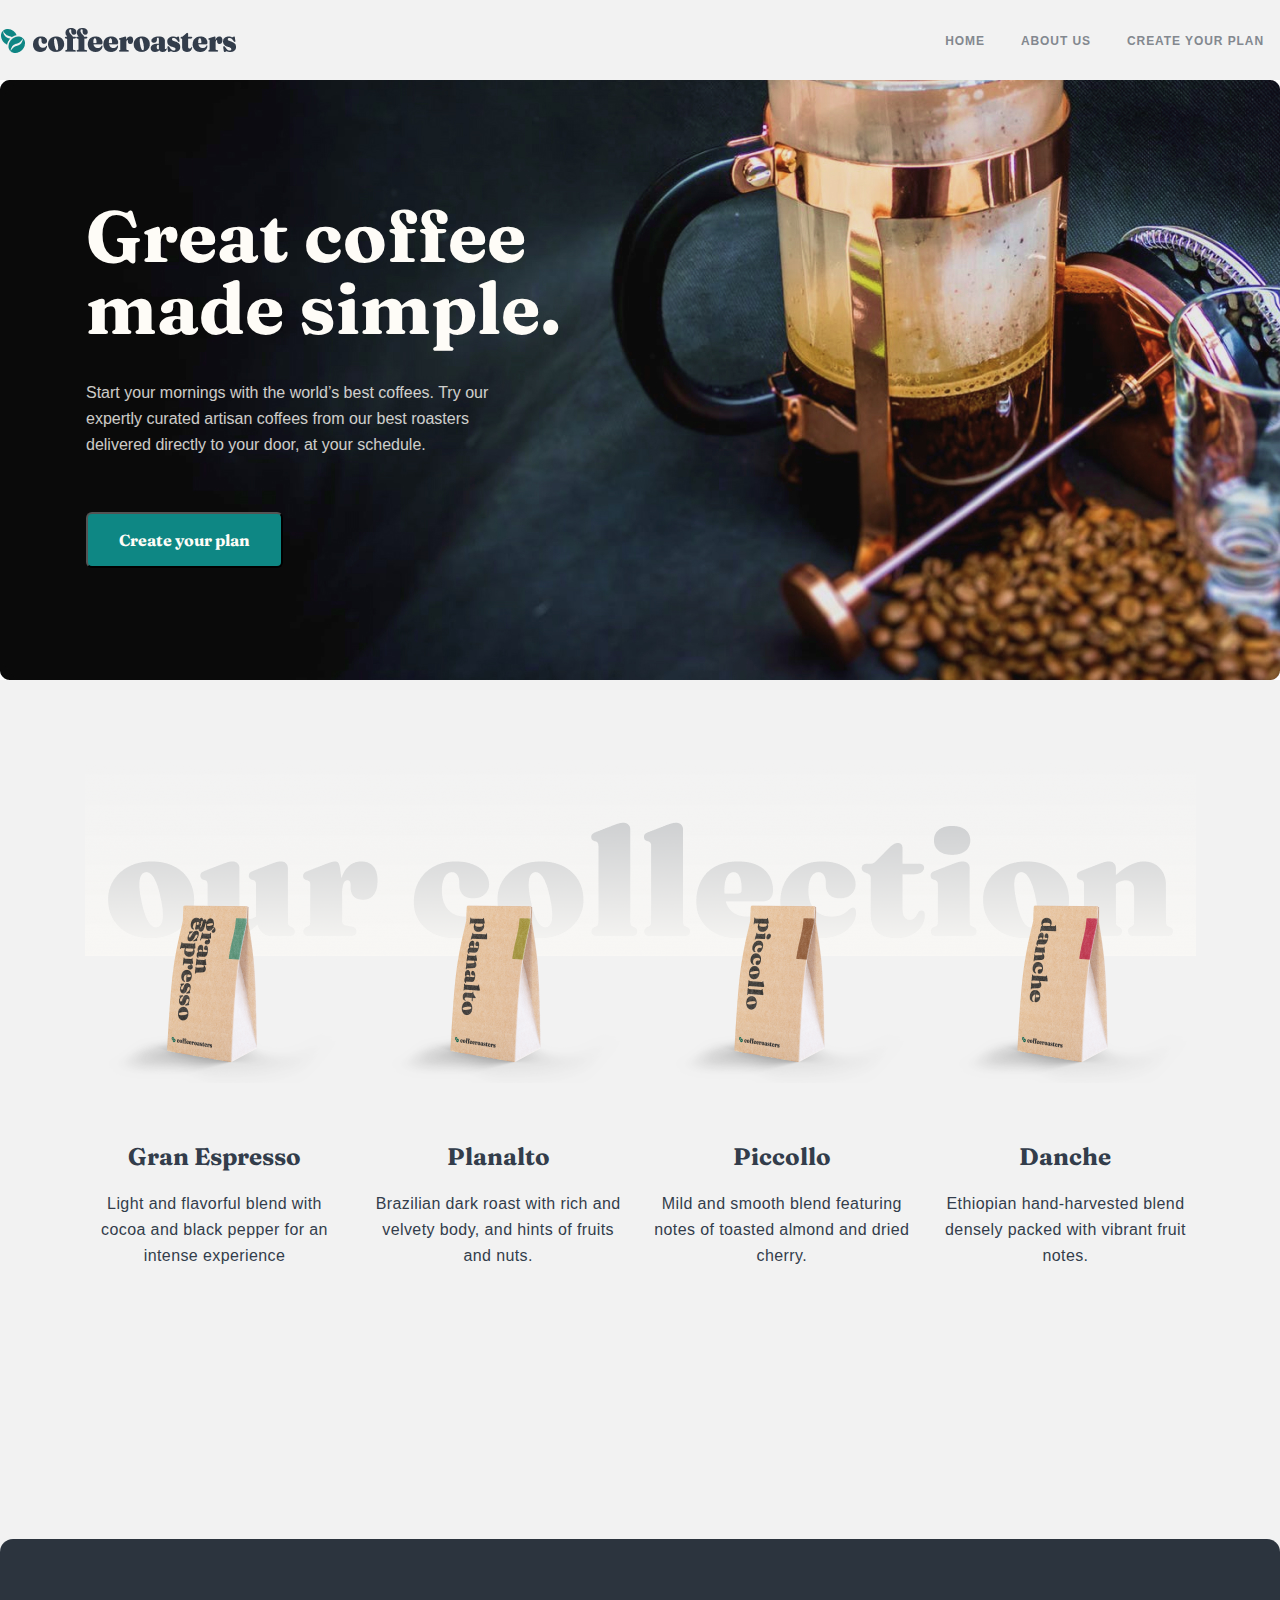
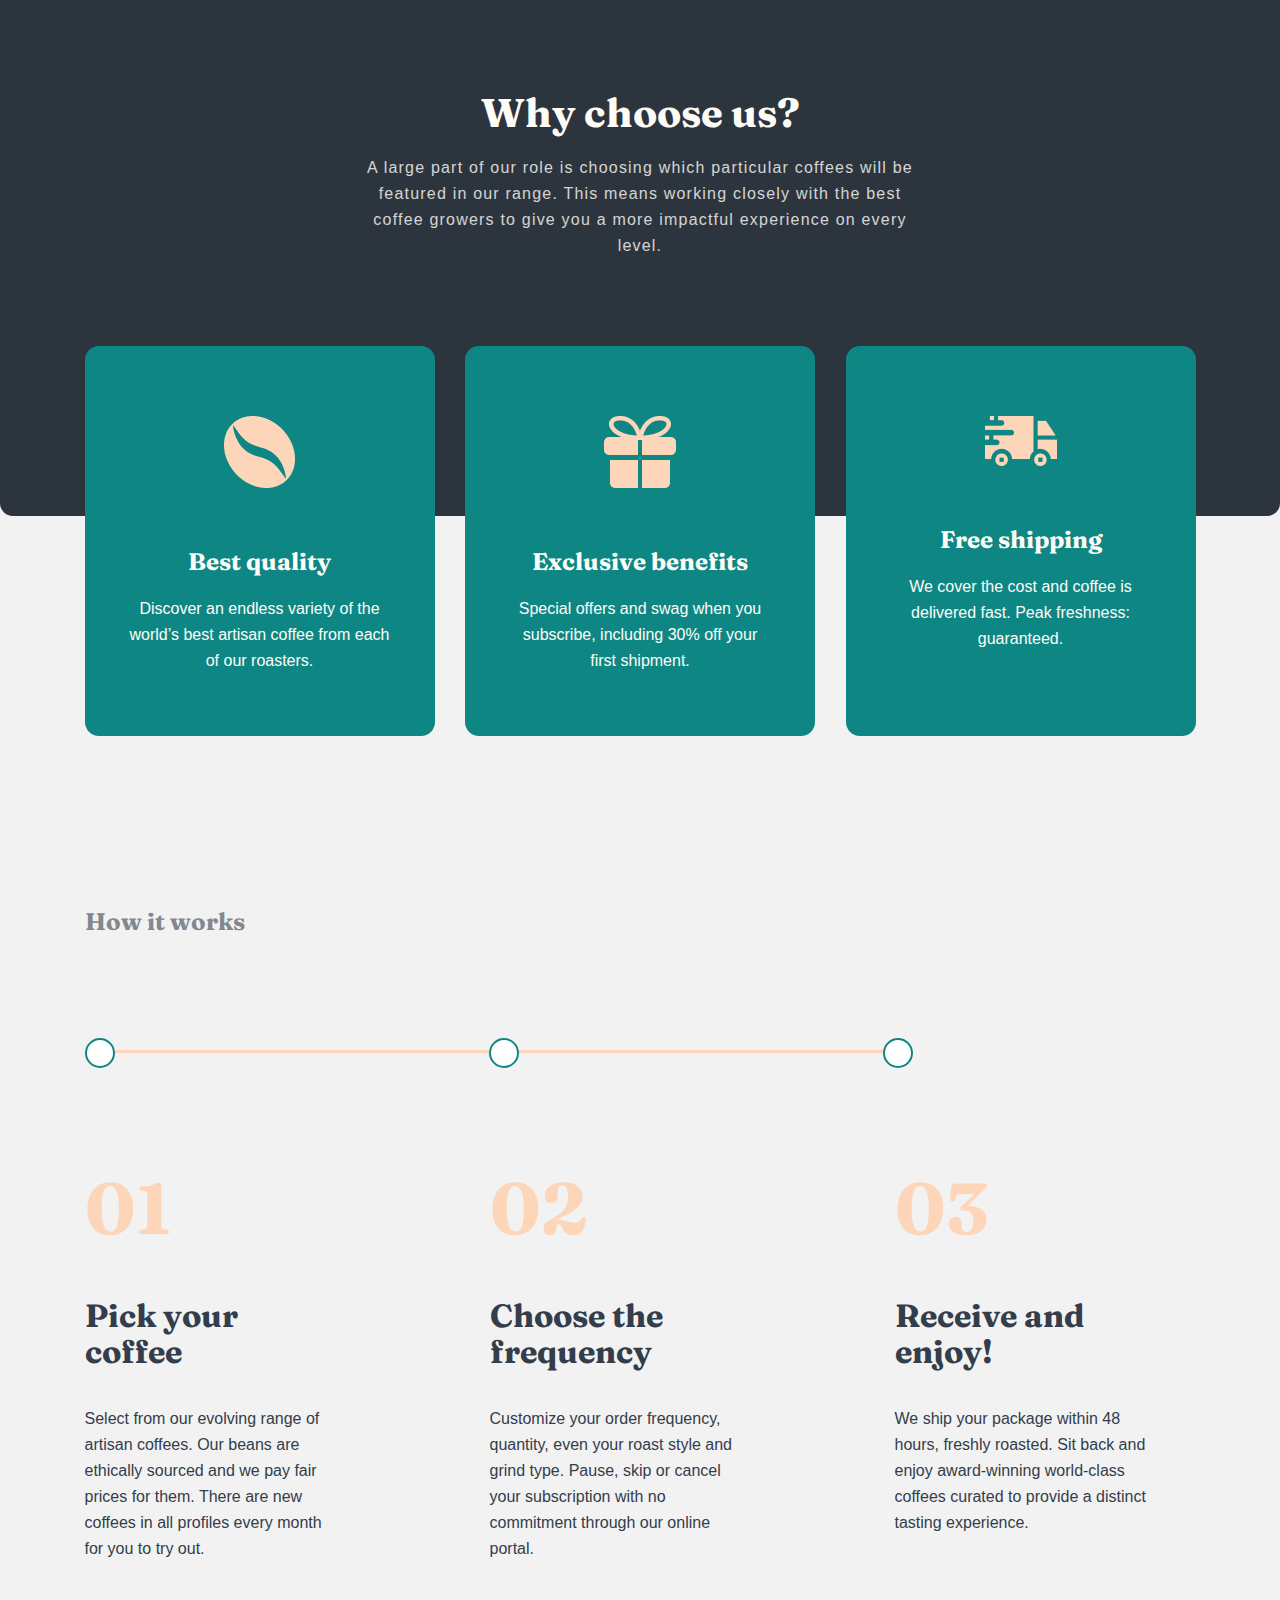
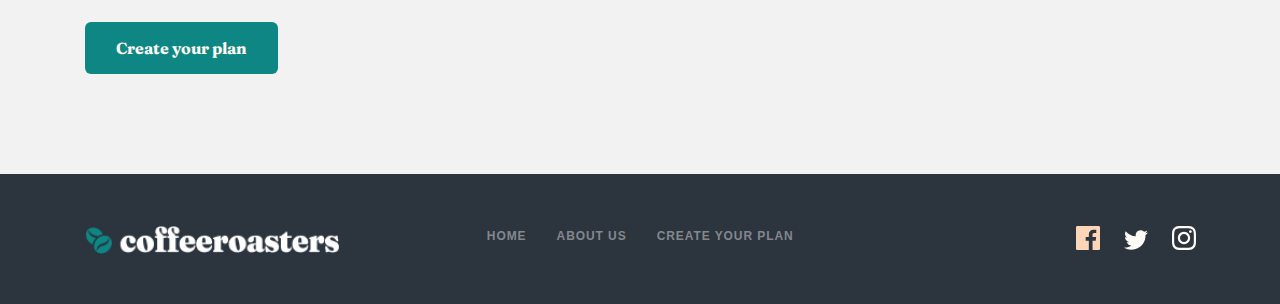
<file: index.html>
<!DOCTYPE html>
<html lang="en">

<head>
    <meta charset="UTF-8">
    <meta http-equiv="X-UA-Compatible" content="IE=edge">
    <meta name="viewport" content="width=device-width, initial-scale=1.0">
    <link rel="stylesheet" href="./css/coffehome.min.css">

    <!-- title logo icon -->
    <link rel="icon" type="image/x-icon" href="./coffeimgscss/coffeimgc1.png">

    <title>Coffe</title>
</head>

<body> 

    <!-- header start -->


    <header class="header">
        <div class="container header__container">
            <nav class="header__container__navbar">
                <img src="./coffeimgscss/logocoffe.png" alt="logocoffe">

                <span>
                    <a href="./homelesss11.html" class="head-list">HOME</a>
                    <a href="./aboutpage.html" class="head-list">ABOUT US</a>
                    <a href="#" class="head-list">CREATE YOUR PLAN</a>
                </span>
            </nav>
        </div>
    </header>

    <!-- main start -->

    <main class="main">
        <div class="container main__cont">

            <section class="main__cont__section1">
                <div class="main__cont__section1__sec-one">
                    <div class="main__cont__section1__sec-one__sec-one-info">
                        <h1>Great coffee
                            made simple.</h1>
                        <br><br>

                        <p class="sec1-info-text">Start your mornings with the world’s best coffees. Try our expertly
                            curated artisan coffees from our best roasters delivered directly to your door, at your
                            schedule.</p>
                        <br> <br><br>
                        <button class="sec1-btn">Create your plan</button>



                    </div>
                </div>
            </section>

            <section class="  main__cont__section2">
                <div class="main__cont__section2__sec-two-back-image"></div>
                <div class="main__cont__section2__sec2-cont">
                    <div class="main__cont__section2__sec2-cont__sec2-cards">
                        <div class="main__cont__section2__sec2-cont__sec2-cards__sec2-boxs">
                            <img src="././coffeimgscss/coffecardimg1.png" alt="expresso">
                            <br><br><br><br>
                            <span class="sec2-info-text">
                                <h3>Gran Espresso</h3>
                                <br>
                                <p>Light and flavorful blend with cocoa and black pepper for an intense experience</p>
                            </span>

                        </div>

                        <div class="main__cont__section2__sec2-cont__sec2-cards__sec2-boxs">
                            <img src="./coffeimgscss/coffecardimg2.png" alt="expresso">
                            <br><br><br><br>
                            <span class="sec2-info-text">
                                <h3>Planalto</h3>
                                <br>
                                <p>Brazilian dark roast with rich and velvety body, and hints of fruits and nuts.</p>
                            </span>

                        </div>

                        <div class="main__cont__section2__sec2-cont__sec2-cards__sec2-boxs">
                            <img src="./coffeimgscss/coffecardimg3.png" alt="expresso">
                            <br><br><br><br>
                            <span class="sec2-info-text">
                                <h3>Piccollo</h3>
                                <br>
                                <p>Mild and smooth blend featuring notes of toasted almond and dried cherry.</p>
                            </span>

                        </div>

                        <div class="main__cont__section2__sec2-cont__sec2-cards__sec2-boxs">
                            <img src="./coffeimgscss/coffecardimg4.png" alt="expresso">
                            <br><br><br><br>
                            <span class="sec2-info-text">
                                <h3>Danche</h3>
                                <br>
                                <p>Ethiopian hand-harvested blend densely packed with vibrant fruit notes.</p>
                            </span>

                        </div>
                    </div>
                </div>

            </section>


            <section class="main__cont__section3">
                <div class="main__cont__section3__sec3-cont">
                    <div class="main__cont__section3__sec3-cont__why-cont">
                        <div class="main__cont__section3__sec3-cont__why-cont__why-text">
                            <h2>Why choose us?</h2>
                            <br>
                            <p>A large part of our role is choosing which
                                particular coffees will be featured
                                in our range. This means working closely with the best coffee growers to give
                                you a more impactful experience on every level.</p>
                        </div>



                    </div>
                </div>
                <div class="main__cont__section3__sec3-cont__why-cont__why-cards-cont">
                    <div class="main__cont__section3__sec3-cont__why-cont__why-cards-cont__why-cards">

                        <div class="main__cont__section3__sec3-cont__why-cont__why-cards-cont__why-cards__box3-cards">
                            <img src="./coffeimgscss/coffeimgc1.png" alt="coffe">
                            <br><br><br><br>
                            <h3>Best quality</h3>
                            <br>
                            <p>Discover an endless variety of the world’s best artisan coffee from each of our roasters.
                            </p>

                        </div>

                        <div class="main__cont__section3__sec3-cont__why-cont__why-cards-cont__why-cards__box3-cards">
                            <img src="./coffeimgscss/coffeimgsovga2.png" alt="coffe">
                            <br><br><br><br>
                            <h3>Exclusive benefits</h3>
                            <br>
                            <p>Special offers and swag when you subscribe, including 30% off your first shipment.</p>

                        </div>

                        <div class="main__cont__section3__sec3-cont__why-cont__why-cards-cont__why-cards__box3-cards">
                            <img src="./coffeimgscss/coffeimgcar3.png" alt="coffe">
                            <br><br><br><br>
                            <h3>Free shipping</h3>
                            <br>
                            <p>We cover the cost and coffee is delivered fast. Peak freshness: guaranteed.</p>

                        </div>

                    </div>

                </div>

        </div>
        </section>



        <section class="container main__cont__section4">

            <div class="main__cont__section4__sec4-cont">
                <span>
                    <h2 class="howh3">How it works</h2>
                </span>

                <div class="main__cont__section4__sec4-cont__cir-cont">
                    <div class="main__cont__section4__sec4-cont__cir-cont__circle">

                    </div>

                    <div class="main__cont__section4__sec4-cont__cir-cont__circle2">

                    </div>

                    <div class="main__cont__section4__sec4-cont__cir-cont__circle3">

                    </div>

                </div>

                <div class="main__cont__section4__sec4-cont__sec4-cards">
                    <div class="main__cont__section4__sec4-cont__sec4-cards__boxs4">
                        <h2>01</h2>
                        <br><br><br>
                        <h3>Pick your
                            coffee</h3>
                        <br><br>
                        <p>Select from our evolving range of artisan coffees. Our beans are ethically sourced and we pay
                            fair prices for them. There are new coffees in all profiles every month for you to try out.
                        </p>

                    </div>

                    <div class="main__cont__section4__sec4-cont__sec4-cards__boxs4">
                        <h2>02</h2>
                        <br><br><br>
                        <h3>Choose the frequency</h3>
                        <br><br>
                        <p>Customize your order frequency, quantity, even your roast style and grind type. Pause, skip
                            or cancel your subscription with no commitment through our online portal.
                        </p>

                    </div>

                    <div class="main__cont__section4__sec4-cont__sec4-cards__boxs4">
                        <h2>03</h2>
                        <br><br><br>
                        <h3>Receive and enjoy!</h3>
                        <br><br>
                        <p>We ship your package within 48 hours, freshly roasted. Sit back and enjoy award-winning
                            world-class coffees curated to provide a distinct tasting experience.
                        </p>

                    </div>



                </div>
                <button class="main__cont__section4__sec4-cont__sec4-btn">Create your plan</button>







            </div>
        </section>
        </div>
    </main>
    <!-- footer -->
    <footer class="footer">
        <div class=" container foot-cont">
            <div class="foot-cont__foot-logo-info">
                <img src="./coffeimgscss/coffelogo222.png" alt="logo2">

                <div class="foot-cont__foot-logo-info__foot-logo-text">
                    <a href="#" class="head-list">HOME</a>
                    <a href="/aboutpage.html" class="head-list">ABOUT US</a>
                    <a href="#" class="head-list">CREATE YOUR PLAN</a>
                </div>
            </div>

            <div class="foot-cont__foot-icons">
                <img src="./coffeimgscss/coffefootimgfacebook.svg" alt="facebook">
                <img src="./coffeimgscss/coffefootimgtwitter.svg" alt="twitter">
                <img src=".//coffeimgscss/coffefootimginstagram.svg" alt="instagram">
            </div>
        </div>
    </footer>
</body>

</html>
</file>
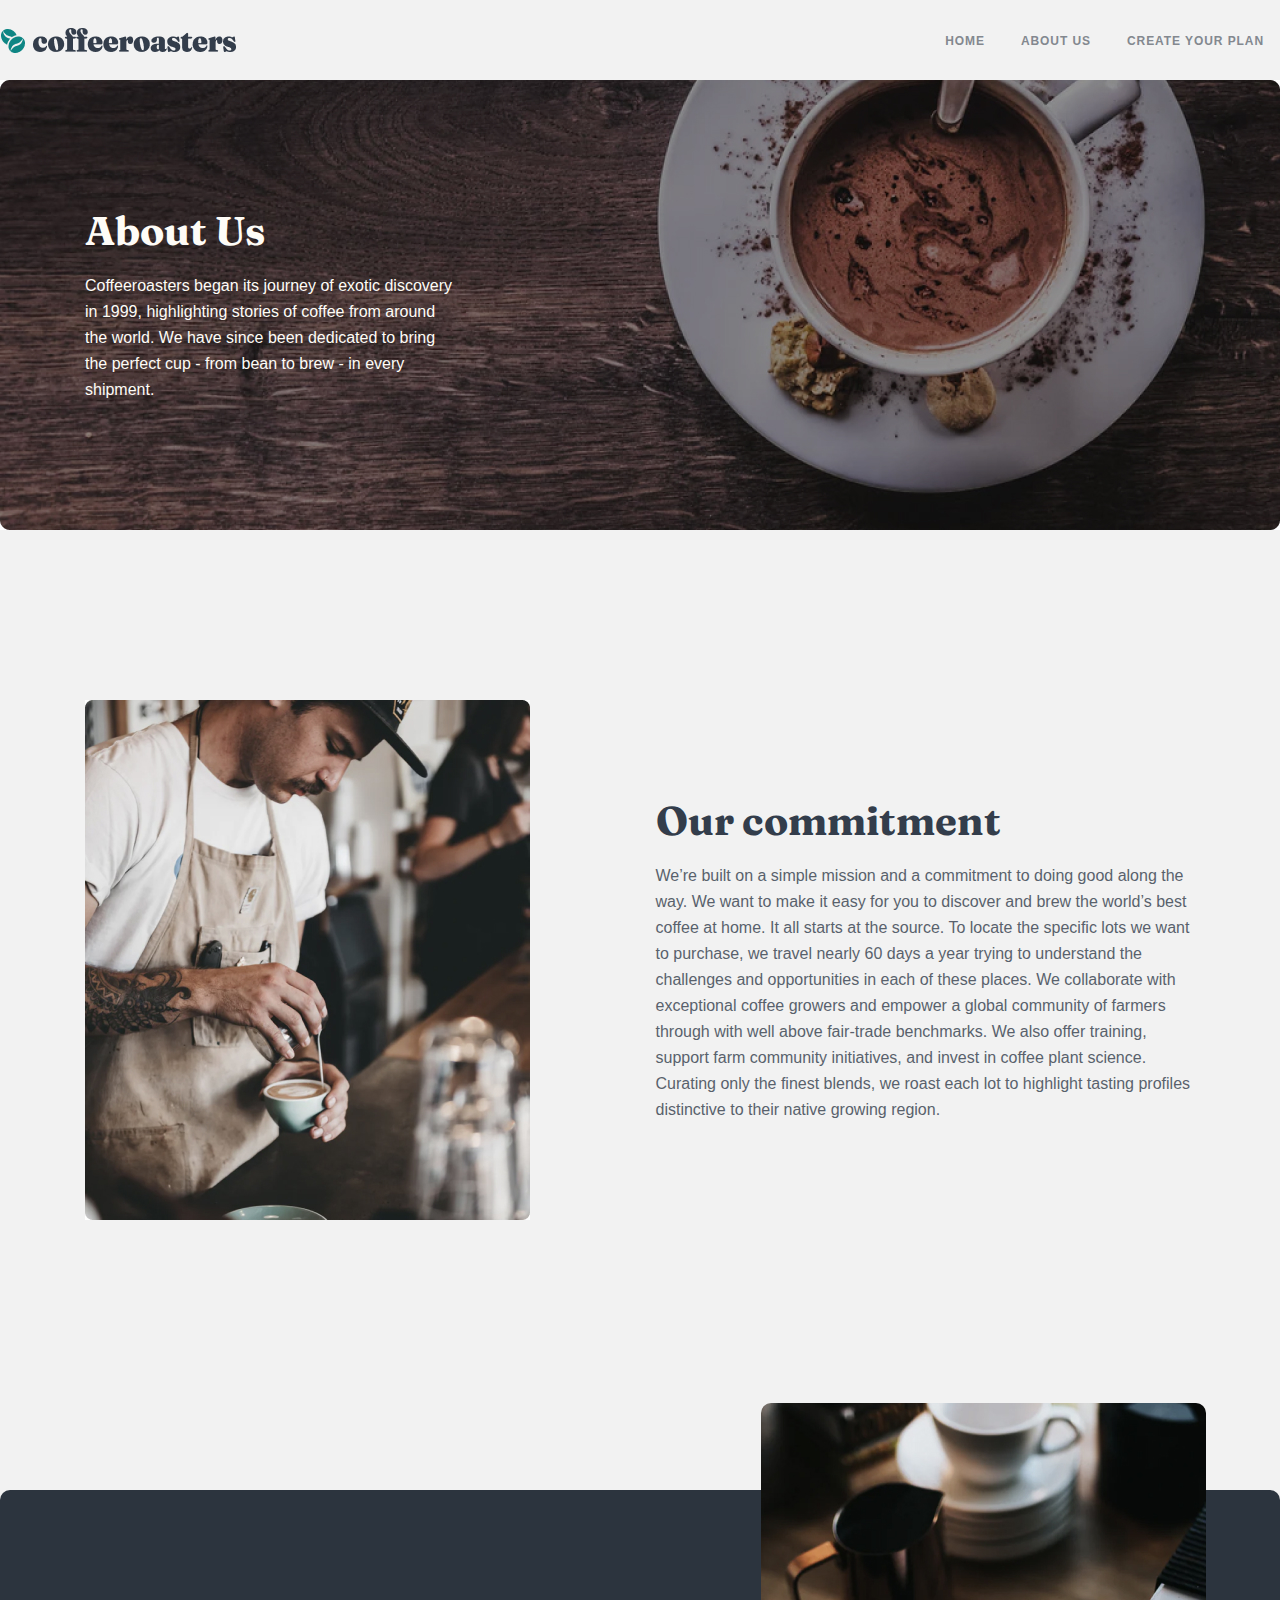
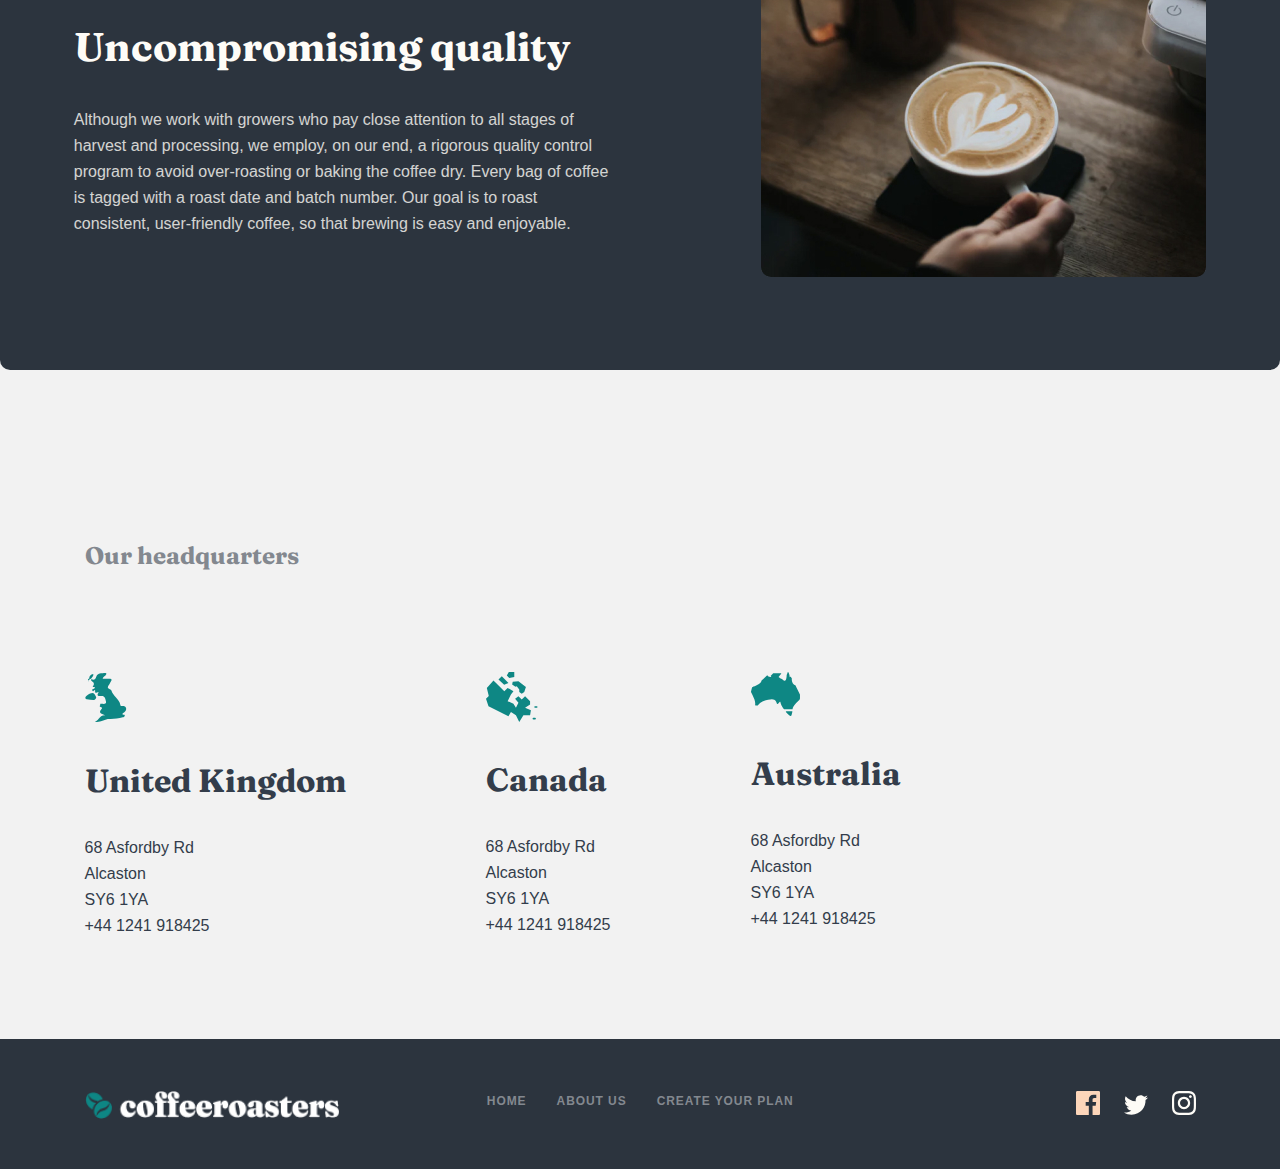
<file: aboutpage.html>
<!DOCTYPE html>
<html lang="en">

<head>
    <meta charset="UTF-8">
    <meta http-equiv="X-UA-Compatible" content="IE=edge">
    <meta name="viewport" content="width=device-width, initial-scale=1.0">
    <!-- css min -->
    <link rel="stylesheet" href="./css/aboutcoffe.min.css">
    <!-- icon title logo -->
    <link rel="icon" type="image/x-icon" href="./coffeimgscss/coffeimgc1.png">

    <title>About us</title>
</head>

<body>
 <!--  about header -->

    <header class="header">
        <div class="container header__container">
            <nav class="header__container__navbar">
                <img src="./coffeimgscss/logocoffe.png" alt="logocoffe">

                <span>
                    <a href="./index.html" class="head-list">HOME</a>
                    <a href="./aboutpage.html" class="head-list">ABOUT US</a>
                    <a href="#" class="head-list">CREATE YOUR PLAN</a>
                </span>
            </nav>
        </div>
    </header>

    

     <!--  about main -->

     <main class="main">

        <div class="container main-cont">

            <section class="main-cont__ab-sec1">
                <div class="main-cont__ab-sec1__ab-info">
                    <div class="main-cont__ab-sec1__ab-info__ab-info-cont">
                        <div class="main-cont__ab-sec1__ab-info__ab-info-cont__ab-info-text">
                            <h2>About Us</h2>
                            <br>
                            <p>Coffeeroasters began its journey of exotic discovery in 1999, highlighting stories of
                                coffee from around the world. We have since been dedicated to bring the perfect cup -
                                from bean to brew - in every shipment.</p>
                        </div>
                    </div>
                </div>
            </section>


            <section class="main-cont__ab-sec2">
                <div class="main-cont__ab-sec2__our-info">
                    <img src="./coffeimgscss/mainimgour.jpg" alt="Our">

                    <div class="main-cont__ab-sec2__our-info__our-info-text">
                        <h2>Our commitment</h2>
                        <br>
                        <p>We’re built on a simple mission and a commitment to doing good along the way. We want to make
                            it easy for you to discover and brew the world’s best coffee at home. It all starts at the
                            source. To locate the specific lots we want to purchase, we travel nearly 60 days a year
                            trying to understand the challenges and opportunities in each of these places. We
                            collaborate with exceptional coffee growers and empower a global community of farmers
                            through with well above fair-trade benchmarks. We also offer training, support farm
                            community initiatives, and invest in coffee plant science. Curating only the finest blends,
                            we roast each lot to highlight tasting profiles distinctive to their native growing region.
                        </p>
                    </div>
                </div>
            </section>

            <section class="main-cont__ab-sec3">

                <div class="main-cont__ab-sec3__quality-cont">
                    <div class="main-cont__ab-sec3__quality-cont__quality-text">
                        <h2>Uncompromising quality</h2>
                        <br><br>
                        <p>Although we work with growers who pay close attention to all stages of harvest and
                            processing, we employ, on our end, a rigorous quality control program to avoid over-roasting
                            or baking the coffee dry. Every bag of coffee is tagged with a roast date and batch number.
                            Our goal is to roast consistent, user-friendly coffee, so that brewing is easy and
                            enjoyable.</p>


                    </div>

                    <img src="./coffeimgscss/mainimgquality.jpg" alt="Quality">
                </div>
            </section>


            <section class="main-cont__ab-sec4">
                <div class="main-cont__ab-sec4__mapp-cont">
                    <span>
                        <h3>Our headquarters</h3>
                    </span>


                    <div class="main-cont__ab-sec4__mapp-cont__mapp-cards">
                        <div class="main-cont__ab-sec4__mapp-cont__mapp-cards__mapp-box">
                            <img src="./coffeimgscss/unitkingdom.svg" alt="UK">

                            <br><br><br>
                            <h3>United Kingdom</h3>
                            <br><br>
                            <ul>
                                <li>68 Asfordby Rd</li>
                                <li>Alcaston</li>
                                <li>SY6 1YA</li>
                                <li>+44 1241 918425</li>
                            </ul>
                        </div>

                        <div class="main-cont__ab-sec4__mapp-cont__mapp-cards__mapp-box">
                            <img src="./coffeimgscss/canada.svg" alt="Canada">

                            <br><br><br>
                            <h3>Canada</h3>
                            <br><br>
                            <ul>
                                <li>68 Asfordby Rd</li>
                                <li>Alcaston</li>
                                <li>SY6 1YA</li>
                                <li>+44 1241 918425</li>
                            </ul>
                        </div>

                        <div class="main-cont__ab-sec4__mapp-cont__mapp-cards__mapp-box">
                            <img src="./coffeimgscss/australia.svg" alt="Australia">

                            <br><br><br>
                            <h3>Australia</h3>
                            <br><br>
                            <ul>
                                <li>68 Asfordby Rd</li>
                                <li>Alcaston</li>
                                <li>SY6 1YA</li>
                                <li>+44 1241 918425</li>
                            </ul>
                        </div>






                        
                    </div>
                </div>
            </section>
        </div>
    </main>

    
            <!-- about footer -->
    <footer class="footer">
        <div class=" container foot-cont">
            <div class="foot-cont__foot-logo-info">
                <img src="./coffeimgscss/coffelogo222.png" alt="logo2">

                <div class="foot-cont__foot-logo-info__foot-logo-text">
                    <a href="./index.html" class="head-list">HOME</a>
                    <a href="/aboutpage.html" class="head-list">ABOUT US</a>
                    <a href="#" class="head-list">CREATE YOUR PLAN</a>
                </div>
            </div>

            <div class="foot-cont__foot-icons">
                <img src="./coffeimgscss/coffefootimgfacebook.svg" alt="facebook">
                <img src="./coffeimgscss/coffefootimgtwitter.svg" alt="twitter">
                <img src=".//coffeimgscss/coffefootimginstagram.svg" alt="instagram">
            </div>
        </div>
    </footer>
</file>
<file: css/coffehome.min.css>
body{background-color:#f2f2f2}.container{width:1280px;margin:0 auto}.main__cont__section1{margin-bottom:80px}.main__cont__section1__sec-one{width:100%;background-image:url("../coffeimgscss/coffeimg1.jpg");height:600px}.main__cont__section1__sec-one__sec-one-info{width:605px;color:#fff;padding:70px 0 0 86px}.main__cont__section1__sec-one__sec-one-info h1{color:#fefcf7;font-weight:900;font-size:72px;line-height:72px;font-family:"franc";padding-top:50px}.main__cont__section1__sec-one__sec-one-info p{opacity:.8;font-weight:400;font-size:16px;line-height:26px;color:#fefcf7;font-family:sans-serif;width:450px}.main__cont__section2{padding-bottom:200px}.main__cont__section2__sec-two-back-image{background-image:url("../coffeimgscss/backshadowtext333.png");width:1111px;background-size:contain;height:200px;margin:0 auto}.main__cont__section2__sec2-cont{width:1111px;margin:0 auto;z-index:2}.main__cont__section2__sec2-cont__sec2-cards{position:relative;top:-70px;display:flex;width:100%;justify-content:space-between}.main__cont__section2__sec2-cont__sec2-cards__sec2-boxs{align-items:center;text-align:center}.main__cont__section2__sec2-cont__sec2-cards__sec2-boxs h3{font-family:"franc";color:#333d4b;font-weight:900;font-size:24px;line-height:32px}.main__cont__section2__sec2-cont__sec2-cards__sec2-boxs p{width:260px;font-family:sans-serif;color:#333d4b;font-weight:400;font-size:16px;line-height:26px;letter-spacing:.4px}.main__cont__section3__sec3-cont__why-cont{background-color:#2c343e;border-radius:13px;-webkit-border-radius:13px;-moz-border-radius:13px;-ms-border-radius:13px;-o-border-radius:13px;height:577px}.main__cont__section3__sec3-cont__why-cont__why-text{width:550px;text-align:center;padding-top:150px;margin:auto}.main__cont__section3__sec3-cont__why-cont__why-text h2{color:#fefcf7;font-weight:900;font-size:40px;line-height:48px;font-family:"franc"}.main__cont__section3__sec3-cont__why-cont__why-text p{opacity:.8;color:#fefcf7;letter-spacing:1.2px;font-weight:lighter;font-size:16px;line-height:26px;font-family:sans-serif}.main__cont__section3__sec3-cont__why-cont__why-cards-cont{width:1111px;margin:auto;transform:translateY(-170px);-webkit-transform:translateY(-170px);-moz-transform:translateY(-170px);-ms-transform:translateY(-170px);-o-transform:translateY(-170px)}.main__cont__section3__sec3-cont__why-cont__why-cards-cont__why-cards{display:flex;justify-content:space-between}.main__cont__section3__sec3-cont__why-cont__why-cards-cont__why-cards__box3-cards{background-color:#0e8784;width:350px;height:390px;padding:70px 45px 45px 45px;text-align:center;border-radius:14px;-webkit-border-radius:14px;-moz-border-radius:14px;-ms-border-radius:14px;-o-border-radius:14px}.main__cont__section3__sec3-cont__why-cont__why-cards-cont__why-cards__box3-cards h3{color:#fefcf7;font-family:"franc";font-weight:900;font-size:24px;line-height:32px}.main__cont__section3__sec3-cont__why-cont__why-cards-cont__why-cards__box3-cards p{color:#fefcf7;font-family:sans-serif;font-weight:400;font-size:16px;line-height:26px}.main__cont__section4{width:1111px;margin:auto}.main__cont__section4 button{margin-bottom:100px}.main__cont__section4__sec4-cont span h2{color:#83888f;font-family:"franc";font-weight:900;font-size:24px;line-height:32px;margin-bottom:100px}.main__cont__section4__sec4-cont__cir-cont__circle{display:inline-block;background-color:#fff;width:30px;height:30px;border:2px solid #0e8784;border-radius:50%;-webkit-border-radius:50%;-moz-border-radius:50%;-ms-border-radius:50%;-o-border-radius:50%;margin-bottom:100px}.main__cont__section4__sec4-cont__cir-cont__circle::after{content:"";display:block;position:relative;z-index:-1;top:5px;top:10px;width:400px;border:1px solid #fdd6ba;background-color:#fdd6ba;height:1px}.main__cont__section4__sec4-cont__cir-cont__circle2{position:relative;right:-370px;display:inline-block;background-color:#fff;width:30px;height:30px;border:2px solid #0e8784;border-radius:50%;-webkit-border-radius:50%;-moz-border-radius:50%;-ms-border-radius:50%;-o-border-radius:50%;margin-bottom:100px}.main__cont__section4__sec4-cont__cir-cont__circle2::after{content:"";display:block;position:relative;z-index:-1;top:5px;top:10px;width:400px;border:1px solid #fdd6ba;background-color:#fdd6ba;height:1px}.main__cont__section4__sec4-cont__cir-cont__circle3{position:relative;right:-730px;display:inline-block;background-color:#fff;width:30px;height:30px;border:2px solid #0e8784;border-radius:50%;-webkit-border-radius:50%;-moz-border-radius:50%;-ms-border-radius:50%;-o-border-radius:50%;margin-bottom:100px}.main__cont__section4__sec4-cont__sec4-cards{display:flex;margin-bottom:60px}.main__cont__section4__sec4-cont__sec4-cards__boxs4{width:290px;margin-right:150px}.main__cont__section4__sec4-cont__sec4-cards__boxs4 h2{color:#fdd6ba;font-weight:900;font-size:72px;line-height:72px;font-family:"franc"}.main__cont__section4__sec4-cont__sec4-cards__boxs4 h3{width:255px;color:#333d4b;font-weight:900;font-size:32px;line-height:36px;font-family:"franc"}.main__cont__section4__sec4-cont__sec4-cards__boxs4 p{color:#333d4b;font-family:sans-serif;font-weight:400;font-size:16px;line-height:26px}.main-cont__ab-sec1__ab-info{background-image:url("../coffeimgscss/abmaincoffeimg.jpg");max-width:1280px;width:100%;height:450px;display:flex;align-items:center;margin-bottom:170px}.main-cont__ab-sec1__ab-info__ab-info-cont__ab-info-text{width:460px;padding-left:85px}.main-cont__ab-sec1__ab-info__ab-info-cont__ab-info-text h2{color:#fefcf7;font-weight:900;font-size:40px;line-height:48px;font-family:"franc"}.main-cont__ab-sec1__ab-info__ab-info-cont__ab-info-text p{color:#fefcf7;font-weight:400;font-size:16px;line-height:26px;font-family:sans-serif}.main-cont__ab-sec2{margin-bottom:270px}.main-cont__ab-sec2__our-info{max-width:1111px;width:100%;display:flex;justify-content:space-between;margin:auto;align-items:center}.main-cont__ab-sec2__our-info__our-info-text{width:540px}.main-cont__ab-sec2__our-info__our-info-text h2{color:#333d4b;font-weight:900;font-size:40px;line-height:48px;font-family:"franc"}.main-cont__ab-sec2__our-info__our-info-text p{font-family:sans-serif;color:#333d4b;opacity:.8;font-weight:400;font-size:16px;line-height:26px}.main-cont__ab-sec3{margin-bottom:170px}.main-cont__ab-sec3__quality-cont{max-width:1280px;width:100%;height:480px;background-color:#2c343e;display:flex;align-items:center;justify-content:space-around;border-radius:10px;-webkit-border-radius:10px;-moz-border-radius:10px;-ms-border-radius:10px;-o-border-radius:10px}.main-cont__ab-sec3__quality-cont img{transform:translateY(-90px);-webkit-transform:translateY(-90px);-moz-transform:translateY(-90px);-ms-transform:translateY(-90px);-o-transform:translateY(-90px);border-radius:10px;-webkit-border-radius:10px;-moz-border-radius:10px;-ms-border-radius:10px;-o-border-radius:10px}.main-cont__ab-sec3__quality-cont__quality-text{width:540px}.main-cont__ab-sec3__quality-cont__quality-text h2{color:#fefcf7;font-weight:900;font-size:40px;line-height:48px;font-family:"franc"}.main-cont__ab-sec3__quality-cont__quality-text p{opacity:.8;color:#fefcf7;font-weight:400;font-size:16px;line-height:26px;font-family:sans-serif}.main-cont__ab-sec4{margin-bottom:100px}.main-cont__ab-sec4__mapp-cont{max-width:1111px;width:100%;margin:auto}.main-cont__ab-sec4__mapp-cont span h3{margin-bottom:100px;color:#83888f;font-weight:900;font-size:24px;line-height:32px;font-family:"franc"}.main-cont__ab-sec4__mapp-cont__mapp-cards{display:flex}.main-cont__ab-sec4__mapp-cont__mapp-cards__mapp-box{margin-right:140px}.main-cont__ab-sec4__mapp-cont__mapp-cards__mapp-box h3{color:#333d4b;font-style:normal;font-weight:900;font-size:32px;line-height:36px;font-family:"franc"}.main-cont__ab-sec4__mapp-cont__mapp-cards__mapp-box ul li{color:#333d4b;font-weight:400;font-size:16px;line-height:26px;font-family:sans-serif;list-style-type:none}.header__container{width:1280px;margin:0 auto}.header__container nav{display:flex;align-items:center;width:100%;justify-content:space-between;height:80px}.header__container nav a{text-decoration:none;color:#83888f;font-family:sans-serif;letter-spacing:.923077px;text-transform:uppercase;font-weight:800;font-size:12px;line-height:15px;padding:16px}.header__container nav a:hover{color:#333d4b}footer{width:1280px;margin:auto;background-color:#2c343e;height:130px}footer .foot-cont{width:1111px;padding-top:52px;margin:auto;display:flex;justify-content:space-between}footer .foot-cont__foot-logo-info{width:65%;display:flex;justify-content:space-between}footer .foot-cont__foot-logo-info__foot-logo-text a{text-decoration:none;color:#83888f;font-family:sans-serif;letter-spacing:.923077px;text-transform:uppercase;font-weight:800;font-size:12px;line-height:15px;padding:13px}footer .foot-cont__foot-logo-info__foot-logo-text a:hover{color:#fff}footer .foot-cont__foot-icons img{margin-left:20px}footer .foot-cont__foot-icons img:hover{cursor:pointer}.main__cont__section1__sec-one__sec-one-info button{color:#fefcf7;font-family:"franc";background:#0e8784;border-radius:6px;padding:16px 31px 16px 31px;font-size:16px}.main__cont__section1__sec-one__sec-one-info button:hover{cursor:pointer;background-color:#23c0bb}.main__cont__section1__sec-one__sec-one-info button:active{background-color:#1e9c98}.main__cont__section4__sec4-cont__sec4-btn{color:#fefcf7;font-family:"franc";background:#0e8784;border-radius:6px;padding:16px 31px 16px 31px;border:none;font-size:16px}.main__cont__section4__sec4-cont__sec4-btn:hover{cursor:pointer;background-color:#23c0bb}.main__cont__section4__sec4-cont__sec4-btn:active{background-color:#1e9c98}@font-face{font-family:"franc";src:url("../../fonts/Fraunces-Bold.ttf")}*{padding:0;margin:0;box-sizing:border-box}*{padding:0;margin:0;box-sizing:border-box}/*# sourceMappingURL=coffehome.min.css.map */
</file>
<file: css/aboutcoffe.min.css>
body{background-color:#f2f2f2}.container{width:1280px;margin:0 auto}.main__cont__section1{margin-bottom:80px}.main__cont__section1__sec-one{width:100%;background-image:url("../coffeimgscss/coffeimg1.jpg");height:600px}.main__cont__section1__sec-one__sec-one-info{width:605px;color:#fff;padding:70px 0 0 86px}.main__cont__section1__sec-one__sec-one-info h1{color:#fefcf7;font-weight:900;font-size:72px;line-height:72px;font-family:"franc";padding-top:50px}.main__cont__section1__sec-one__sec-one-info p{opacity:.8;font-weight:400;font-size:16px;line-height:26px;color:#fefcf7;font-family:sans-serif;width:450px}.main__cont__section2{padding-bottom:200px}.main__cont__section2__sec-two-back-image{background-image:url("../coffeimgscss/backshadowtext333.png");width:1111px;background-size:contain;height:200px;margin:0 auto}.main__cont__section2__sec2-cont{width:1111px;margin:0 auto;z-index:2}.main__cont__section2__sec2-cont__sec2-cards{position:relative;top:-70px;display:flex;width:100%;justify-content:space-between}.main__cont__section2__sec2-cont__sec2-cards__sec2-boxs{align-items:center;text-align:center}.main__cont__section2__sec2-cont__sec2-cards__sec2-boxs h3{font-family:"franc";color:#333d4b;font-weight:900;font-size:24px;line-height:32px}.main__cont__section2__sec2-cont__sec2-cards__sec2-boxs p{width:260px;font-family:sans-serif;color:#333d4b;font-weight:400;font-size:16px;line-height:26px;letter-spacing:.4px}.main__cont__section3__sec3-cont__why-cont{background-color:#2c343e;border-radius:13px;-webkit-border-radius:13px;-moz-border-radius:13px;-ms-border-radius:13px;-o-border-radius:13px;height:577px}.main__cont__section3__sec3-cont__why-cont__why-text{width:550px;text-align:center;padding-top:150px;margin:auto}.main__cont__section3__sec3-cont__why-cont__why-text h2{color:#fefcf7;font-weight:900;font-size:40px;line-height:48px;font-family:"franc"}.main__cont__section3__sec3-cont__why-cont__why-text p{opacity:.8;color:#fefcf7;letter-spacing:1.2px;font-weight:lighter;font-size:16px;line-height:26px;font-family:sans-serif}.main__cont__section3__sec3-cont__why-cont__why-cards-cont{width:1111px;margin:auto;transform:translateY(-170px);-webkit-transform:translateY(-170px);-moz-transform:translateY(-170px);-ms-transform:translateY(-170px);-o-transform:translateY(-170px)}.main__cont__section3__sec3-cont__why-cont__why-cards-cont__why-cards{display:flex;justify-content:space-between}.main__cont__section3__sec3-cont__why-cont__why-cards-cont__why-cards__box3-cards{background-color:#0e8784;width:350px;height:390px;padding:70px 45px 45px 45px;text-align:center;border-radius:14px;-webkit-border-radius:14px;-moz-border-radius:14px;-ms-border-radius:14px;-o-border-radius:14px}.main__cont__section3__sec3-cont__why-cont__why-cards-cont__why-cards__box3-cards h3{color:#fefcf7;font-family:"franc";font-weight:900;font-size:24px;line-height:32px}.main__cont__section3__sec3-cont__why-cont__why-cards-cont__why-cards__box3-cards p{color:#fefcf7;font-family:sans-serif;font-weight:400;font-size:16px;line-height:26px}.main__cont__section4{width:1111px;margin:auto}.main__cont__section4 button{margin-bottom:100px}.main__cont__section4__sec4-cont span h2{color:#83888f;font-family:"franc";font-weight:900;font-size:24px;line-height:32px;margin-bottom:100px}.main__cont__section4__sec4-cont__cir-cont__circle{display:inline-block;background-color:#fff;width:30px;height:30px;border:2px solid #0e8784;border-radius:50%;-webkit-border-radius:50%;-moz-border-radius:50%;-ms-border-radius:50%;-o-border-radius:50%;margin-bottom:100px}.main__cont__section4__sec4-cont__cir-cont__circle::after{content:"";display:block;position:relative;z-index:-1;top:5px;top:10px;width:400px;border:1px solid #fdd6ba;background-color:#fdd6ba;height:1px}.main__cont__section4__sec4-cont__cir-cont__circle2{position:relative;right:-370px;display:inline-block;background-color:#fff;width:30px;height:30px;border:2px solid #0e8784;border-radius:50%;-webkit-border-radius:50%;-moz-border-radius:50%;-ms-border-radius:50%;-o-border-radius:50%;margin-bottom:100px}.main__cont__section4__sec4-cont__cir-cont__circle2::after{content:"";display:block;position:relative;z-index:-1;top:5px;top:10px;width:400px;border:1px solid #fdd6ba;background-color:#fdd6ba;height:1px}.main__cont__section4__sec4-cont__cir-cont__circle3{position:relative;right:-730px;display:inline-block;background-color:#fff;width:30px;height:30px;border:2px solid #0e8784;border-radius:50%;-webkit-border-radius:50%;-moz-border-radius:50%;-ms-border-radius:50%;-o-border-radius:50%;margin-bottom:100px}.main__cont__section4__sec4-cont__sec4-cards{display:flex;margin-bottom:60px}.main__cont__section4__sec4-cont__sec4-cards__boxs4{width:290px;margin-right:150px}.main__cont__section4__sec4-cont__sec4-cards__boxs4 h2{color:#fdd6ba;font-weight:900;font-size:72px;line-height:72px;font-family:"franc"}.main__cont__section4__sec4-cont__sec4-cards__boxs4 h3{width:255px;color:#333d4b;font-weight:900;font-size:32px;line-height:36px;font-family:"franc"}.main__cont__section4__sec4-cont__sec4-cards__boxs4 p{color:#333d4b;font-family:sans-serif;font-weight:400;font-size:16px;line-height:26px}.main-cont__ab-sec1__ab-info{background-image:url("../coffeimgscss/abmaincoffeimg.jpg");max-width:1280px;width:100%;height:450px;display:flex;align-items:center;margin-bottom:170px}.main-cont__ab-sec1__ab-info__ab-info-cont__ab-info-text{width:460px;padding-left:85px}.main-cont__ab-sec1__ab-info__ab-info-cont__ab-info-text h2{color:#fefcf7;font-weight:900;font-size:40px;line-height:48px;font-family:"franc"}.main-cont__ab-sec1__ab-info__ab-info-cont__ab-info-text p{color:#fefcf7;font-weight:400;font-size:16px;line-height:26px;font-family:sans-serif}.main-cont__ab-sec2{margin-bottom:270px}.main-cont__ab-sec2__our-info{max-width:1111px;width:100%;display:flex;justify-content:space-between;margin:auto;align-items:center}.main-cont__ab-sec2__our-info__our-info-text{width:540px}.main-cont__ab-sec2__our-info__our-info-text h2{color:#333d4b;font-weight:900;font-size:40px;line-height:48px;font-family:"franc"}.main-cont__ab-sec2__our-info__our-info-text p{font-family:sans-serif;color:#333d4b;opacity:.8;font-weight:400;font-size:16px;line-height:26px}.main-cont__ab-sec3{margin-bottom:170px}.main-cont__ab-sec3__quality-cont{max-width:1280px;width:100%;height:480px;background-color:#2c343e;display:flex;align-items:center;justify-content:space-around;border-radius:10px;-webkit-border-radius:10px;-moz-border-radius:10px;-ms-border-radius:10px;-o-border-radius:10px}.main-cont__ab-sec3__quality-cont img{transform:translateY(-90px);-webkit-transform:translateY(-90px);-moz-transform:translateY(-90px);-ms-transform:translateY(-90px);-o-transform:translateY(-90px);border-radius:10px;-webkit-border-radius:10px;-moz-border-radius:10px;-ms-border-radius:10px;-o-border-radius:10px}.main-cont__ab-sec3__quality-cont__quality-text{width:540px}.main-cont__ab-sec3__quality-cont__quality-text h2{color:#fefcf7;font-weight:900;font-size:40px;line-height:48px;font-family:"franc"}.main-cont__ab-sec3__quality-cont__quality-text p{opacity:.8;color:#fefcf7;font-weight:400;font-size:16px;line-height:26px;font-family:sans-serif}.main-cont__ab-sec4{margin-bottom:100px}.main-cont__ab-sec4__mapp-cont{max-width:1111px;width:100%;margin:auto}.main-cont__ab-sec4__mapp-cont span h3{margin-bottom:100px;color:#83888f;font-weight:900;font-size:24px;line-height:32px;font-family:"franc"}.main-cont__ab-sec4__mapp-cont__mapp-cards{display:flex}.main-cont__ab-sec4__mapp-cont__mapp-cards__mapp-box{margin-right:140px}.main-cont__ab-sec4__mapp-cont__mapp-cards__mapp-box h3{color:#333d4b;font-style:normal;font-weight:900;font-size:32px;line-height:36px;font-family:"franc"}.main-cont__ab-sec4__mapp-cont__mapp-cards__mapp-box ul li{color:#333d4b;font-weight:400;font-size:16px;line-height:26px;font-family:sans-serif;list-style-type:none}.header__container{width:1280px;margin:0 auto}.header__container nav{display:flex;align-items:center;width:100%;justify-content:space-between;height:80px}.header__container nav a{text-decoration:none;color:#83888f;font-family:sans-serif;letter-spacing:.923077px;text-transform:uppercase;font-weight:800;font-size:12px;line-height:15px;padding:16px}.header__container nav a:hover{color:#333d4b}footer{width:1280px;margin:auto;background-color:#2c343e;height:130px}footer .foot-cont{width:1111px;padding-top:52px;margin:auto;display:flex;justify-content:space-between}footer .foot-cont__foot-logo-info{width:65%;display:flex;justify-content:space-between}footer .foot-cont__foot-logo-info__foot-logo-text a{text-decoration:none;color:#83888f;font-family:sans-serif;letter-spacing:.923077px;text-transform:uppercase;font-weight:800;font-size:12px;line-height:15px;padding:13px}footer .foot-cont__foot-logo-info__foot-logo-text a:hover{color:#fff}footer .foot-cont__foot-icons img{margin-left:20px}footer .foot-cont__foot-icons img:hover{cursor:pointer}.main__cont__section1__sec-one__sec-one-info button{color:#fefcf7;font-family:"franc";background:#0e8784;border-radius:6px;padding:16px 31px 16px 31px;font-size:16px}.main__cont__section1__sec-one__sec-one-info button:hover{cursor:pointer;background-color:#23c0bb}.main__cont__section1__sec-one__sec-one-info button:active{background-color:#1e9c98}.main__cont__section4__sec4-cont__sec4-btn{color:#fefcf7;font-family:"franc";background:#0e8784;border-radius:6px;padding:16px 31px 16px 31px;border:none;font-size:16px}.main__cont__section4__sec4-cont__sec4-btn:hover{cursor:pointer;background-color:#23c0bb}.main__cont__section4__sec4-cont__sec4-btn:active{background-color:#1e9c98}@font-face{font-family:"franc";src:url("../../fonts/Fraunces-Bold.ttf")}*{padding:0;margin:0;box-sizing:border-box}*{padding:0;margin:0;box-sizing:border-box}@font-face{font-family:"franc";src:url("../fonts/Fraunces-Bold.ttf")}body{background-color:#f2f2f2}/*# sourceMappingURL=aboutcoffe.min.css.map */
</file>
